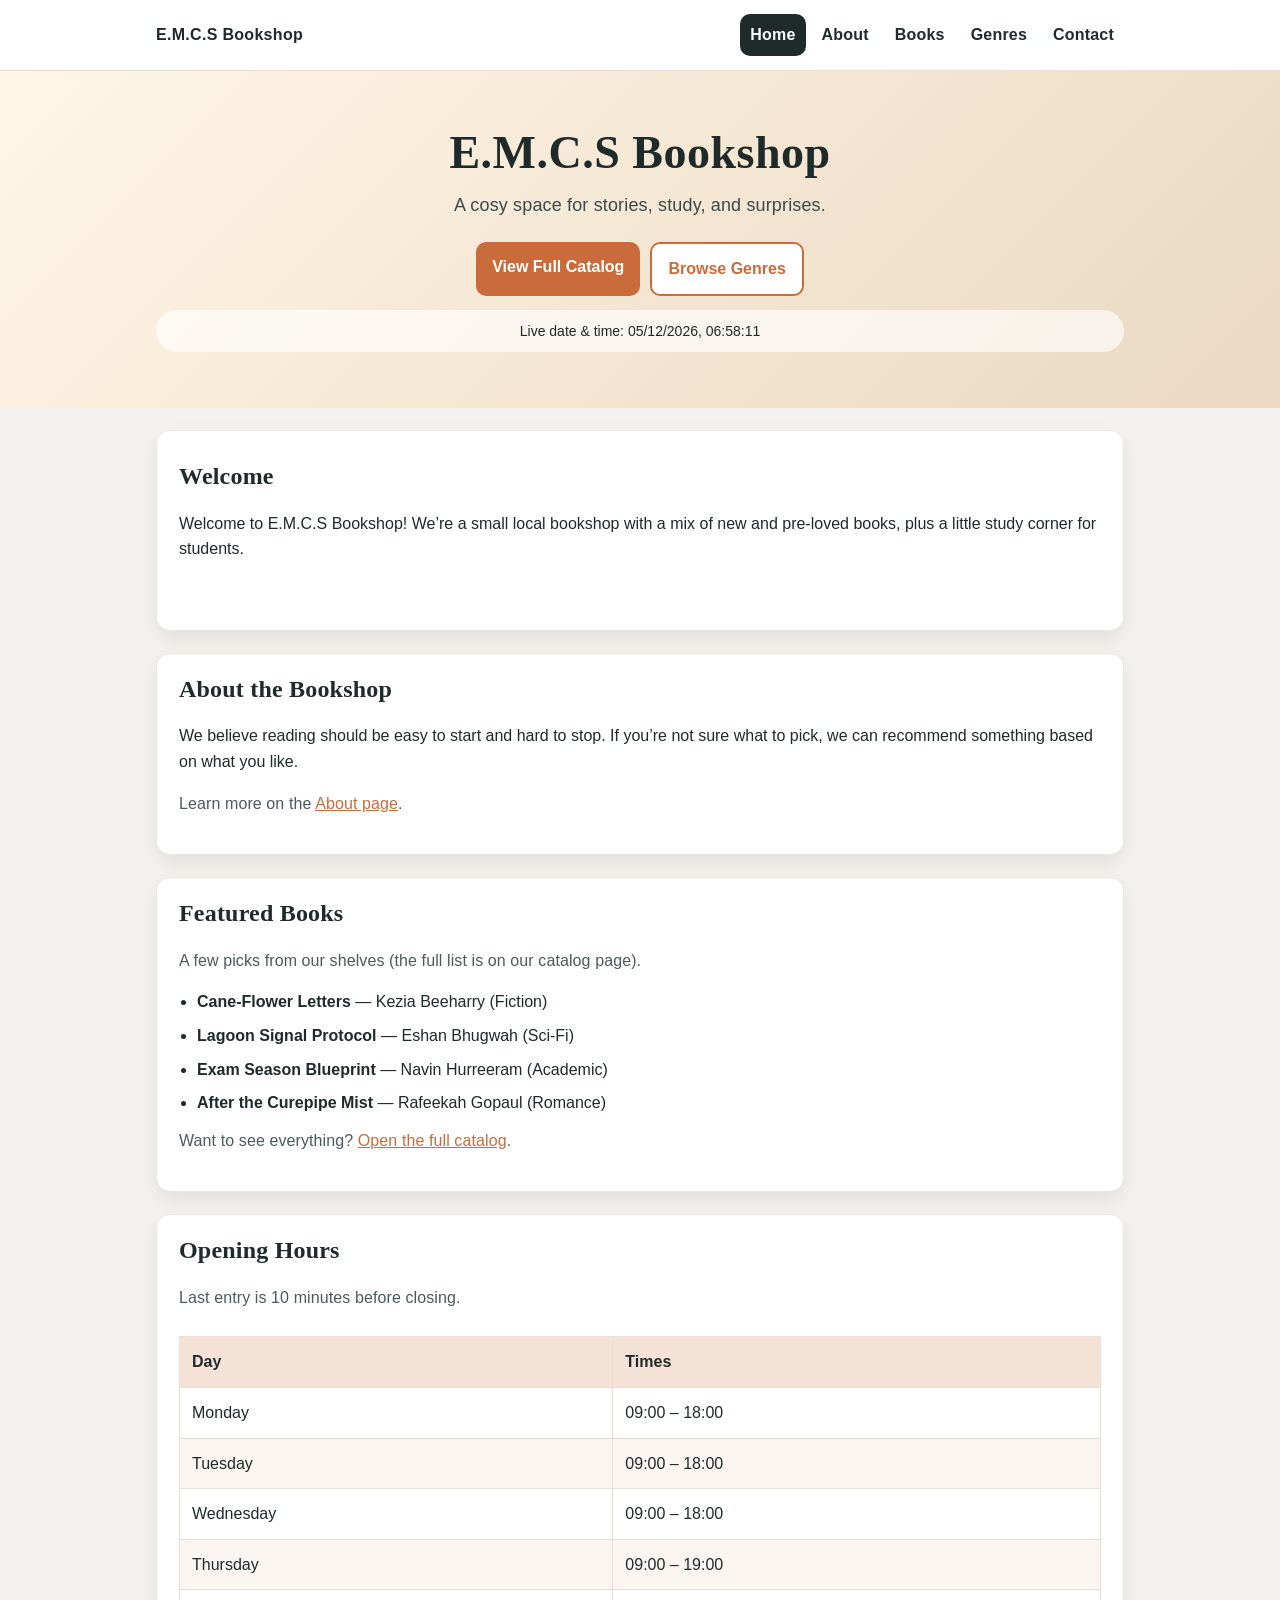
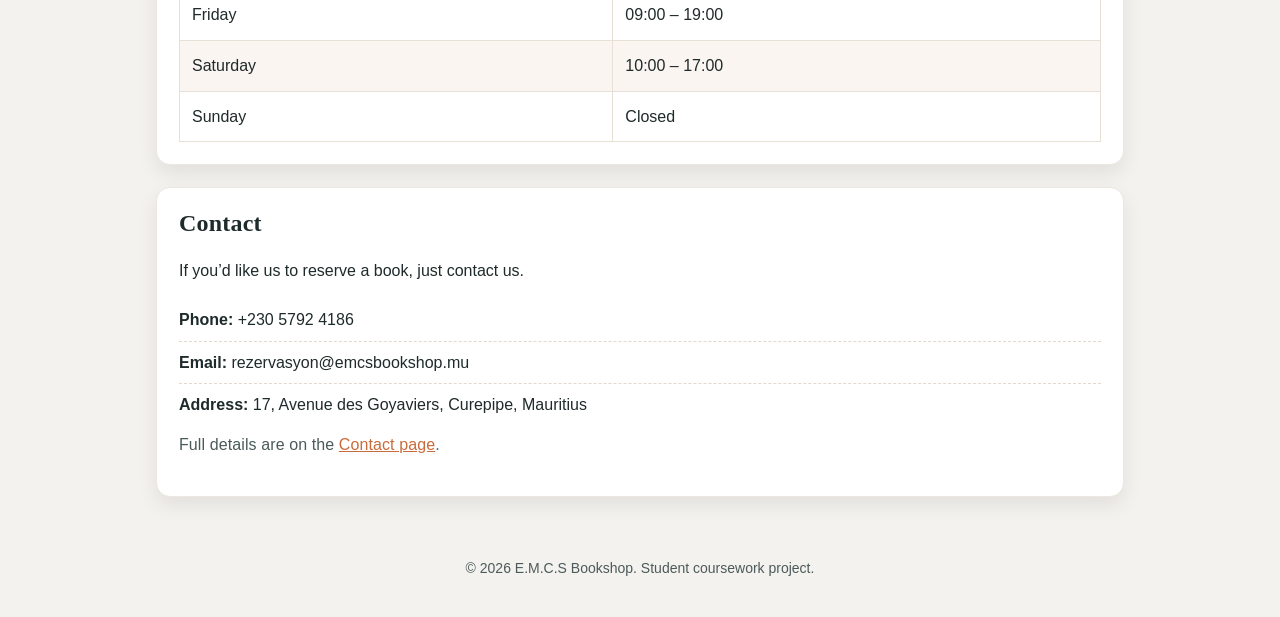
<file: index.html>
<!doctype html>
<html lang="en-MU">
  <head>
    <meta charset="UTF-8" />
    <meta name="viewport" content="width=device-width, initial-scale=1.0" />
    <title>E.M.C.S Bookshop | Home</title>
    <link rel="stylesheet" href="style.css" />
    <style>
      * {
        box-sizing: border-box;
      }

      body {
        margin: 0;
        font-family: Arial, Helvetica, sans-serif;
        background: #f4f2ee;
        color: #1f2a2a;
        line-height: 1.6;
      }

      h1,
      h2 {
        font-family: Georgia, "Times New Roman", serif;
      }

      a {
        color: #c96b3b;
      }

      a:hover {
        text-decoration: none;
      }

      .container {
        max-width: 1000px;
        margin: 0 auto;
        padding: 0 16px;
      }
    </style>
  </head>
  <body>
    <header class="site-header">
      <div class="container">
        <nav class="nav" aria-label="Main navigation">
          <a class="brand" href="index.html">E.M.C.S Bookshop</a>

          <ul class="nav-links">
            <li><a class="active" href="index.html">Home</a></li>
            <li><a href="about.html">About</a></li>
            <li><a href="books.html">Books</a></li>
            <li><a href="genres.html">Genres</a></li>
            <li><a href="contact.html">Contact</a></li>
          </ul>
        </nav>
      </div>
    </header>

    <div class="hero">
      <div class="container">
        <h1>E.M.C.S Bookshop</h1>
        <p class="tagline">A cosy space for stories, study, and surprises.</p>

        <div class="hero-actions">
          <div class="hero-buttons">
            <a class="btn" href="menu.xml">View Full Catalog</a>
            <a class="btn btn-outline" href="genres.html">Browse Genres</a>
          </div>
          <!-- inline css -->
          <p
            class="live-time"
            style="
              margin: 14px 0 0;
              padding: 10px 14px;
              border-radius: 999px;
              background: rgba(255, 255, 255, 0.65);
              font-size: 14px;
            "
          >
            Live date &amp; time:
            <span id="liveTime">Loading...</span>
          </p>
        </div>
      </div>
    </div>

    <main class="container">
      <section class="card" id="intro">
        <h2 style="padding-top: 10px">Welcome</h2>
        <!-- Inline CSS -->
        <p style="padding-bottom: 30px;">
          Welcome to E.M.C.S Bookshop! We’re a small local bookshop with a mix
          of new and pre-loved books, plus a little study corner for students.
        </p>
        <!-- <p class="section-note">Tip: click any section card to highlight it.</p> -->
      </section>

      <section class="card" id="about-preview">
        <h2>About the Bookshop</h2>
        <p>
          We believe reading should be easy to start and hard to stop. If you’re
          not sure what to pick, we can recommend something based on what you
          like.
        </p>
        <p class="section-note">
          Learn more on the <a href="about.html">About page</a>.
        </p>
      </section>

      <section class="card" id="featured">
        <h2>Featured Books</h2>
        <p class="section-note">
          A few picks from our shelves (the full list is on our catalog page).
        </p>
        <ul class="preview-list">
          <li>
            <strong>Cane‑Flower Letters</strong> — Kezia Beeharry (Fiction)
          </li>
          <li>
            <strong>Lagoon Signal Protocol</strong> — Eshan Bhugwah (Sci‑Fi)
          </li>
          <li>
            <strong>Exam Season Blueprint</strong> — Navin Hurreeram (Academic)
          </li>
          <li>
            <strong>After the Curepipe Mist</strong> — Rafeekah Gopaul (Romance)
          </li>
        </ul>

        <p class="section-note">
          Want to see everything? <a href="menu.xml">Open the full catalog</a>.
        </p>
      </section>

      <section class="card" id="hours">
        <h2>Opening Hours</h2>
        <p class="section-note">Last entry is 10 minutes before closing.</p>

        <div class="table-wrap">
          <table id="hoursTable">
            <thead>
              <tr>
                <th>Day</th>
                <th>Times</th>
              </tr>
            </thead>
            <tbody>
              <tr>
                <td>Monday</td>
                <td>09:00 – 18:00</td>
              </tr>
              <tr>
                <td>Tuesday</td>
                <td>09:00 – 18:00</td>
              </tr>
              <tr>
                <td>Wednesday</td>
                <td>09:00 – 18:00</td>
              </tr>
              <tr>
                <td>Thursday</td>
                <td>09:00 – 19:00</td>
              </tr>
              <tr>
                <td>Friday</td>
                <td>09:00 – 19:00</td>
              </tr>
              <tr>
                <td>Saturday</td>
                <td>10:00 – 17:00</td>
              </tr>
              <tr>
                <td>Sunday</td>
                <td>Closed</td>
              </tr>
            </tbody>
          </table>
        </div>
      </section>

      <section class="card" id="contact">
        <h2>Contact</h2>
        <p>If you’d like us to reserve a book, just contact us.</p>

        <ul class="contact-list">
          <li><strong>Phone:</strong> +230 5792 4186</li>
          <li><strong>Email:</strong> rezervasyon@emcsbookshop.mu</li>
          <li>
            <strong>Address:</strong> 17, Avenue des Goyaviers, Curepipe,
            Mauritius
          </li>
        </ul>

        <p class="section-note">
          Full details are on the <a href="contact.html">Contact page</a>.
        </p>
      </section>
    </main>

    <button
      id="backToTop"
      class="back-to-top"
      type="button"
      title="Back to top"
    >
      Back to top
    </button>

    <footer class="footer">
      <div class="container">
        <p>© 2026 E.M.C.S Bookshop. Student coursework project.</p>
      </div>
    </footer>

    <script src="script.js"></script>
  </body>
</html>
</file>
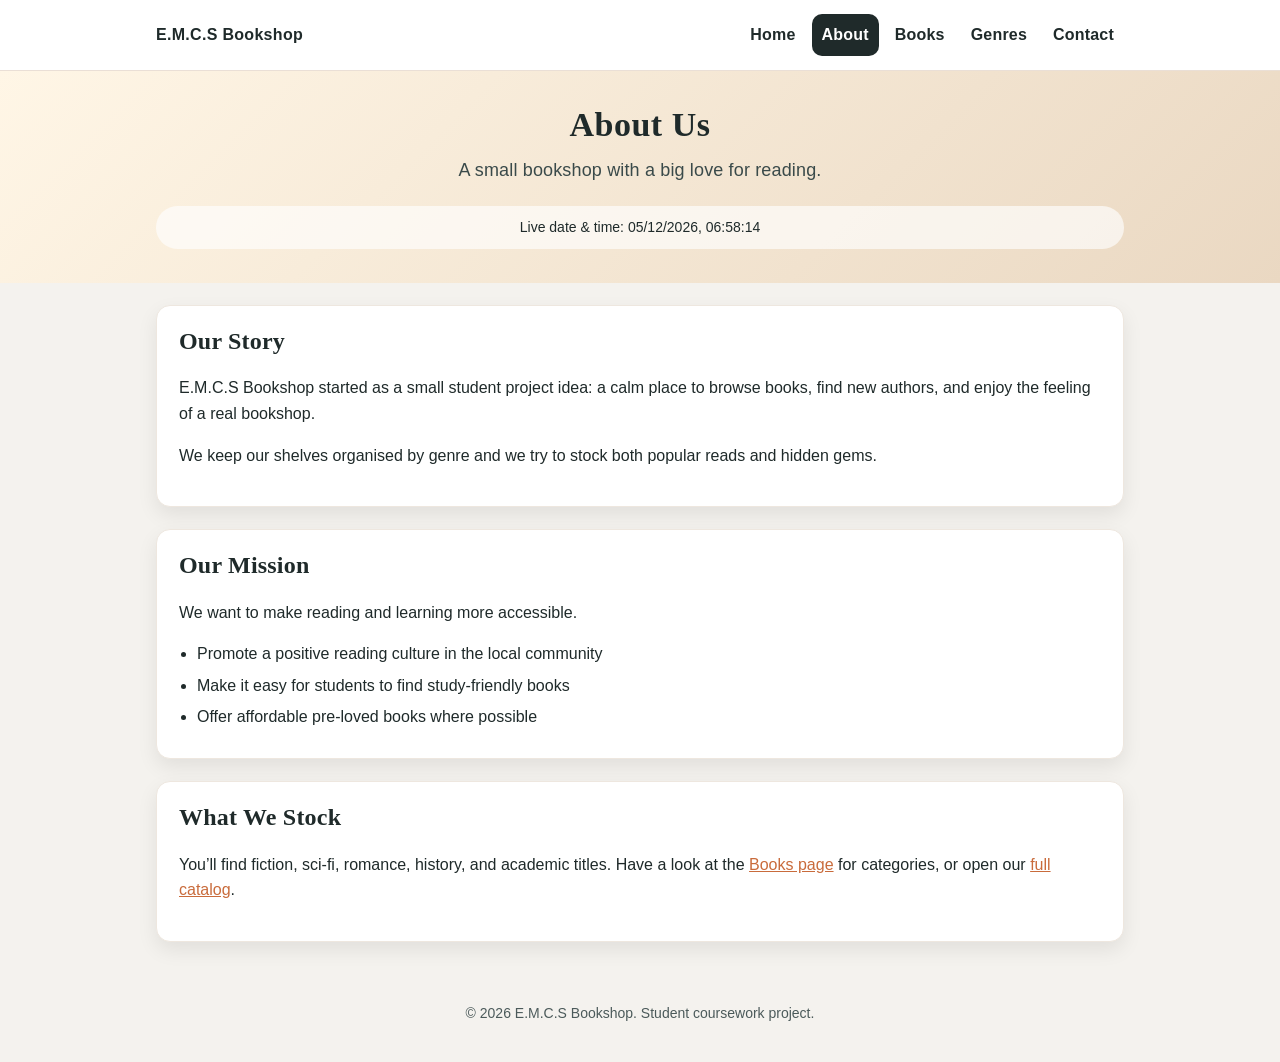
<file: about.html>
<!doctype html>
<html lang="en-MU">
  <head>
    <meta charset="UTF-8" />
    <meta name="viewport" content="width=device-width, initial-scale=1.0" />
    <title>E.M.C.S Bookshop | About</title>
    <link rel="stylesheet" href="style.css" />
    <style>
      * {
        box-sizing: border-box;
      }

      body {
        margin: 0;
        font-family: Arial, Helvetica, sans-serif;
        background: #f4f2ee;
        color: #1f2a2a;
        line-height: 1.6;
      }

      h1,
      h2 {
        font-family: Georgia, "Times New Roman", serif;
      }

      a {
        color: #c96b3b;
      }

      a:hover {
        text-decoration: none;
      }

      .container {
        max-width: 1000px;
        margin: 0 auto;
        padding: 0 16px;
      }
    </style>
  </head>
  <body>
    <header class="site-header">
      <div class="container">
        <nav class="nav" aria-label="Main navigation">
          <a class="brand" href="index.html">E.M.C.S Bookshop</a>

          <ul class="nav-links">
            <li><a href="index.html">Home</a></li>
            <li><a class="active" href="about.html">About</a></li>
            <li><a href="books.html">Books</a></li>
            <li><a href="genres.html">Genres</a></li>
            <li><a href="contact.html">Contact</a></li>
          </ul>
        </nav>
      </div>
    </header>

    <div class="hero hero-small">
      <div class="container">
        <h1>About Us</h1>
        <p class="tagline">A small bookshop with a big love for reading.</p>
        <p
          class="live-time"
          style="
            margin: 14px 0 0;
            padding: 10px 14px;
            border-radius: 999px;
            background: rgba(255, 255, 255, 0.65);
            font-size: 14px;
          "
        >
          Live date &amp; time:
          <span id="liveTime">Loading...</span>
        </p>
      </div>
    </div>

    <main class="container">
      <section class="card">
        <h2>Our Story</h2>
        <p>
          E.M.C.S Bookshop started as a small student project idea: a calm place
          to browse books, find new authors, and enjoy the feeling of a real
          bookshop.
        </p>
        <p>
          We keep our shelves organised by genre and we try to stock both
          popular reads and hidden gems.
        </p>
      </section>

      <section class="card">
        <h2>Our Mission</h2>
        <p>We want to make reading and learning more accessible.</p>
        <ul class="simple-list">
          <li>Promote a positive reading culture in the local community</li>
          <li>Make it easy for students to find study-friendly books</li>
          <li>Offer affordable pre-loved books where possible</li>
        </ul>
      </section>

      <section class="card">
        <h2>What We Stock</h2>
        <p>
          You’ll find fiction, sci‑fi, romance, history, and academic titles.
          Have a look at the <a href="books.html">Books page</a> for categories,
          or open our <a href="menu.xml">full catalog</a>.
        </p>
      </section>
    </main>

    <button
      id="backToTop"
      class="back-to-top"
      type="button"
      title="Back to top"
    >
      Back to top
    </button>

    <footer class="footer">
      <div class="container">
        <p>© 2026 E.M.C.S Bookshop. Student coursework project.</p>
      </div>
    </footer>

    <script src="script.js"></script>
  </body>
</html>
</file>
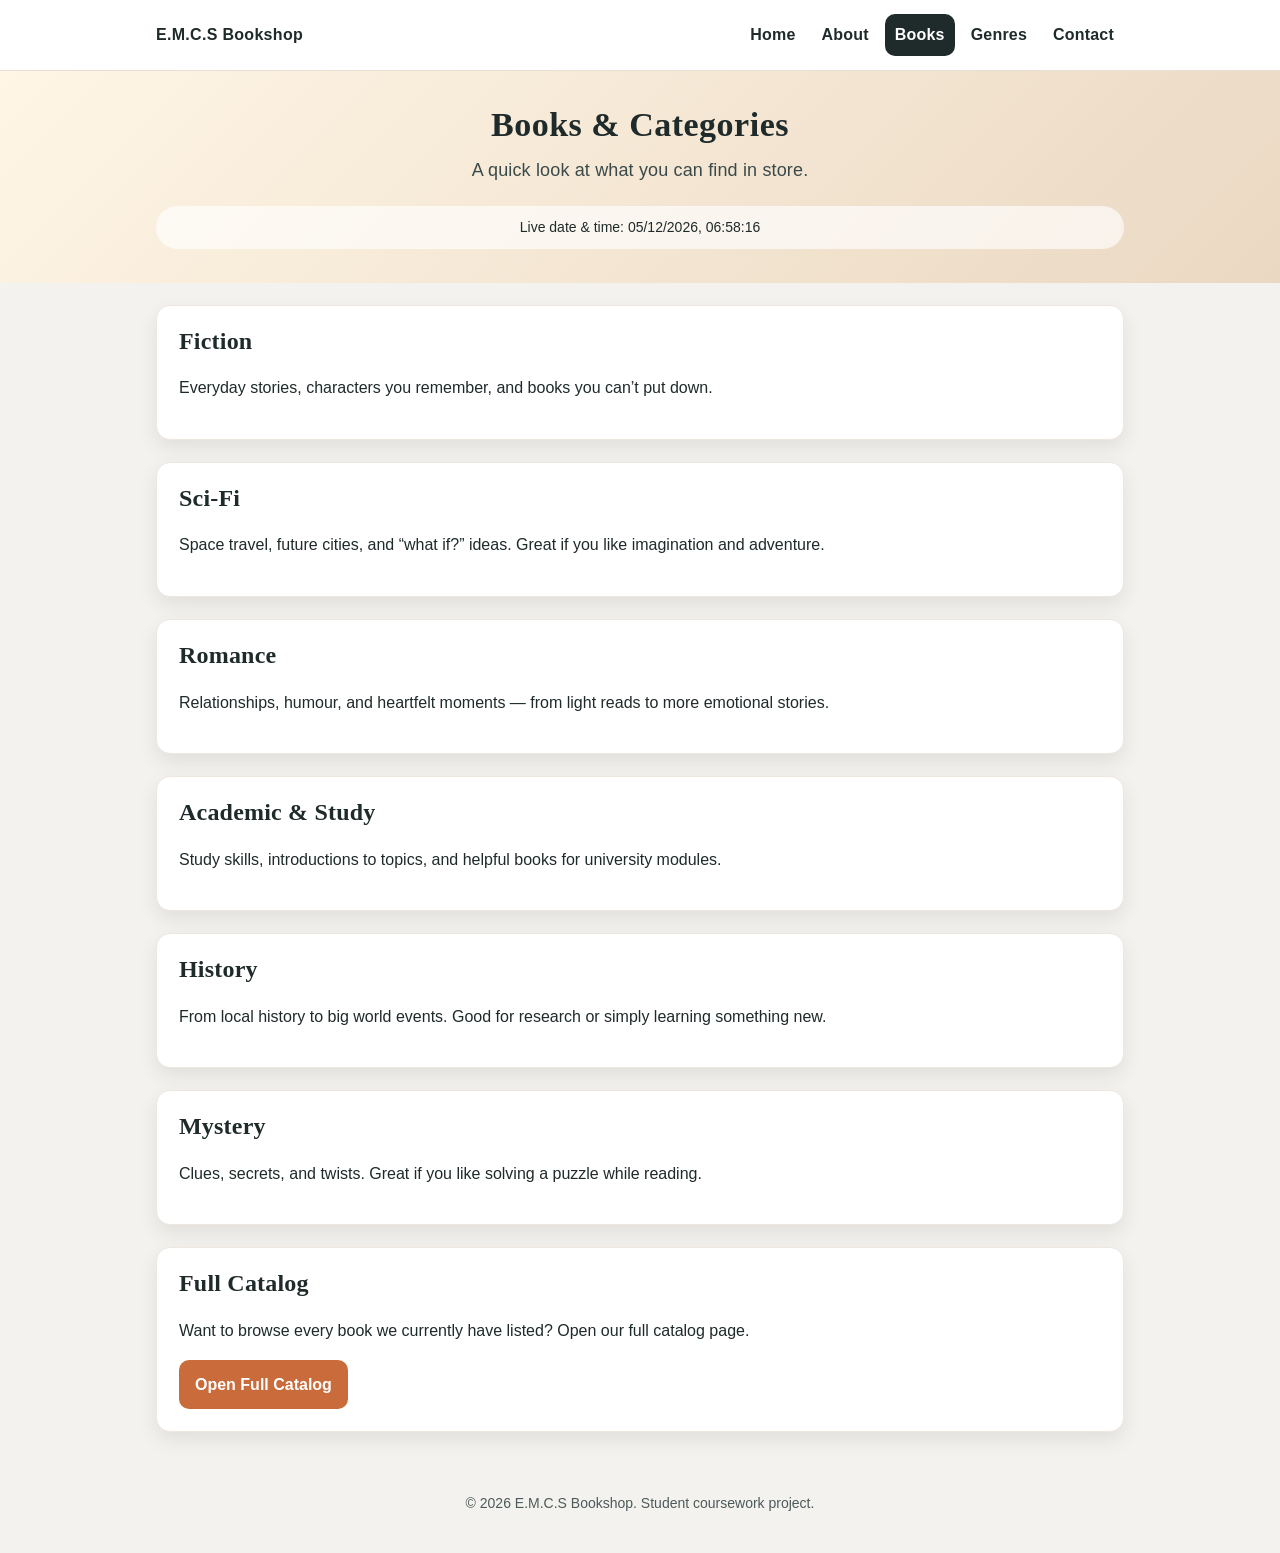
<file: books.html>
<!doctype html>
<html lang="en-MU">
  <head>
    <meta charset="UTF-8" />
    <meta name="viewport" content="width=device-width, initial-scale=1.0" />
    <title>E.M.C.S Bookshop | Books</title>
    <link rel="stylesheet" href="style.css" />
    <style>
      * {
        box-sizing: border-box;
      }

      body {
        margin: 0;
        font-family: Arial, Helvetica, sans-serif;
        background: #f4f2ee;
        color: #1f2a2a;
        line-height: 1.6;
      }

      h1,
      h2 {
        font-family: Georgia, "Times New Roman", serif;
      }

      a {
        color: #c96b3b;
      }

      a:hover {
        text-decoration: none;
      }

      .container {
        max-width: 1000px;
        margin: 0 auto;
        padding: 0 16px;
      }
    </style>
  </head>
  <body>
    <header class="site-header">
      <div class="container">
        <nav class="nav" aria-label="Main navigation">
          <a class="brand" href="index.html">E.M.C.S Bookshop</a>

          <ul class="nav-links">
            <li><a href="index.html">Home</a></li>
            <li><a href="about.html">About</a></li>
            <li><a class="active" href="books.html">Books</a></li>
            <li><a href="genres.html">Genres</a></li>
            <li><a href="contact.html">Contact</a></li>
          </ul>
        </nav>
      </div>
    </header>

    <div class="hero hero-small">
      <div class="container">
        <h1>Books &amp; Categories</h1>
        <p class="tagline">A quick look at what you can find in store.</p>
        <p
          class="live-time"
          style="
            margin: 14px 0 0;
            padding: 10px 14px;
            border-radius: 999px;
            background: rgba(255, 255, 255, 0.65);
            font-size: 14px;
          "
        >
          Live date &amp; time:
          <span id="liveTime">Loading...</span>
        </p>
      </div>
    </div>

    <main class="container">
      <section class="card">
        <h2>Fiction</h2>
        <p>
          Everyday stories, characters you remember, and books you can’t put
          down.
        </p>
      </section>

      <section class="card">
        <h2>Sci‑Fi</h2>
        <p>
          Space travel, future cities, and “what if?” ideas. Great if you like
          imagination and adventure.
        </p>
      </section>

      <section class="card">
        <h2>Romance</h2>
        <p>
          Relationships, humour, and heartfelt moments — from light reads to
          more emotional stories.
        </p>
      </section>

      <section class="card">
        <h2>Academic &amp; Study</h2>
        <p>
          Study skills, introductions to topics, and helpful books for
          university modules.
        </p>
      </section>

      <section class="card">
        <h2>History</h2>
        <p>
          From local history to big world events. Good for research or simply
          learning something new.
        </p>
      </section>

      <section class="card">
        <h2>Mystery</h2>
        <p>
          Clues, secrets, and twists. Great if you like solving a puzzle while
          reading.
        </p>
      </section>

      <section class="card">
        <h2>Full Catalog</h2>
        <p>
          Want to browse every book we currently have listed? Open our full
          catalog page.
        </p>
        <a class="btn" href="menu.xml">Open Full Catalog</a>
      </section>
    </main>

    <button
      id="backToTop"
      class="back-to-top"
      type="button"
      title="Back to top"
    >
      Back to top
    </button>

    <footer class="footer">
      <div class="container">
        <p>© 2026 E.M.C.S Bookshop. Student coursework project.</p>
      </div>
    </footer>

    <script src="script.js"></script>
  </body>
</html>
</file>
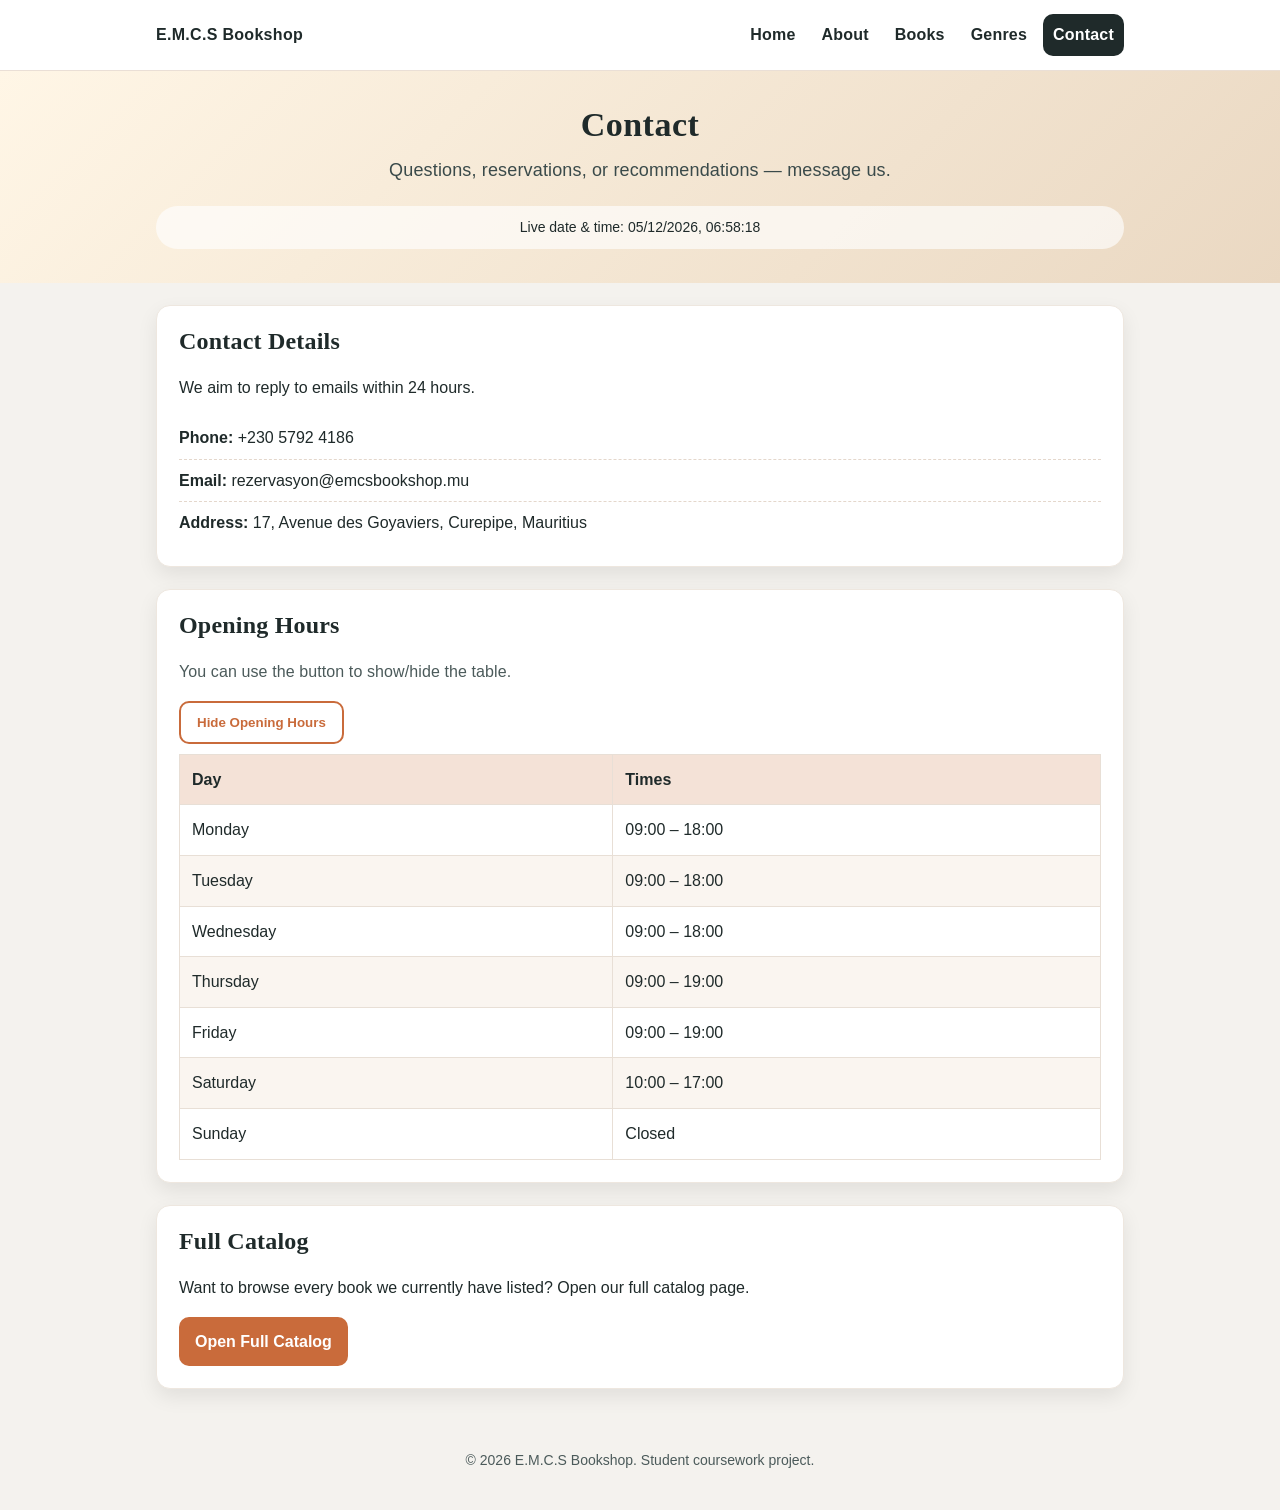
<file: contact.html>
<!doctype html>
<html lang="en-MU">
  <head>
    <meta charset="UTF-8" />
    <meta name="viewport" content="width=device-width, initial-scale=1.0" />
    <title>E.M.C.S Bookshop | Contact</title>
    <link rel="stylesheet" href="style.css" />
    <style>
      * {
        box-sizing: border-box;
      }

      body {
        margin: 0;
        font-family: Arial, Helvetica, sans-serif;
        background: #f4f2ee;
        color: #1f2a2a;
        line-height: 1.6;
      }

      h1,
      h2 {
        font-family: Georgia, "Times New Roman", serif;
      }

      a {
        color: #c96b3b;
      }

      a:hover {
        text-decoration: none;
      }

      .container {
        max-width: 1000px;
        margin: 0 auto;
        padding: 0 16px;
      }
    </style>
  </head>
  <body>
    <header class="site-header">
      <div class="container">
        <nav class="nav" aria-label="Main navigation">
          <a class="brand" href="index.html">E.M.C.S Bookshop</a>

          <ul class="nav-links">
            <li><a href="index.html">Home</a></li>
            <li><a href="about.html">About</a></li>
            <li><a href="books.html">Books</a></li>
            <li><a href="genres.html">Genres</a></li>
            <li><a class="active" href="contact.html">Contact</a></li>
          </ul>
        </nav>
      </div>
    </header>

    <div class="hero hero-small">
      <div class="container">
        <h1>Contact</h1>
        <p class="tagline">
          Questions, reservations, or recommendations — message us.
        </p>
        <p
          class="live-time"
          style="
            margin: 14px 0 0;
            padding: 10px 14px;
            border-radius: 999px;
            background: rgba(255, 255, 255, 0.65);
            font-size: 14px;
          "
        >
          Live date &amp; time:
          <span id="liveTime">Loading...</span>
        </p>
      </div>
    </div>

    <main class="container">
      <section class="card">
        <h2>Contact Details</h2>
        <p>We aim to reply to emails within 24 hours.</p>

        <ul class="contact-list">
          <li><strong>Phone:</strong> +230 5792 4186</li>
          <li><strong>Email:</strong> rezervasyon@emcsbookshop.mu</li>
          <li>
            <strong>Address:</strong> 17, Avenue des Goyaviers, Curepipe,
            Mauritius
          </li>
        </ul>
      </section>

      <section class="card">
        <h2>Opening Hours</h2>
        <p class="section-note">
          You can use the button to show/hide the table.
        </p>

        <div class="button-row">
          <button class="btn btn-outline" id="toggleHoursBtn" type="button">
            Show/Hide Opening Hours
          </button>
        </div>

        <div class="table-wrap">
          <table id="hoursTable">
            <thead>
              <tr>
                <th>Day</th>
                <th>Times</th>
              </tr>
            </thead>
            <tbody>
              <tr>
                <td>Monday</td>
                <td>09:00 – 18:00</td>
              </tr>
              <tr>
                <td>Tuesday</td>
                <td>09:00 – 18:00</td>
              </tr>
              <tr>
                <td>Wednesday</td>
                <td>09:00 – 18:00</td>
              </tr>
              <tr>
                <td>Thursday</td>
                <td>09:00 – 19:00</td>
              </tr>
              <tr>
                <td>Friday</td>
                <td>09:00 – 19:00</td>
              </tr>
              <tr>
                <td>Saturday</td>
                <td>10:00 – 17:00</td>
              </tr>
              <tr>
                <td>Sunday</td>
                <td>Closed</td>
              </tr>
            </tbody>
          </table>
        </div>
      </section>

      <section class="card">
        <h2>Full Catalog</h2>
        <p>
          Want to browse every book we currently have listed? Open our full
          catalog page.
        </p>
        <a class="btn" href="menu.xml">Open Full Catalog</a>
      </section>
    </main>

    <button
      id="backToTop"
      class="back-to-top"
      type="button"
      title="Back to top"
    >
      Back to top
    </button>

    <footer class="footer">
      <div class="container">
        <p>© 2026 E.M.C.S Bookshop. Student coursework project.</p>
      </div>
    </footer>

    <script src="script.js"></script>
  </body>
</html>
</file>
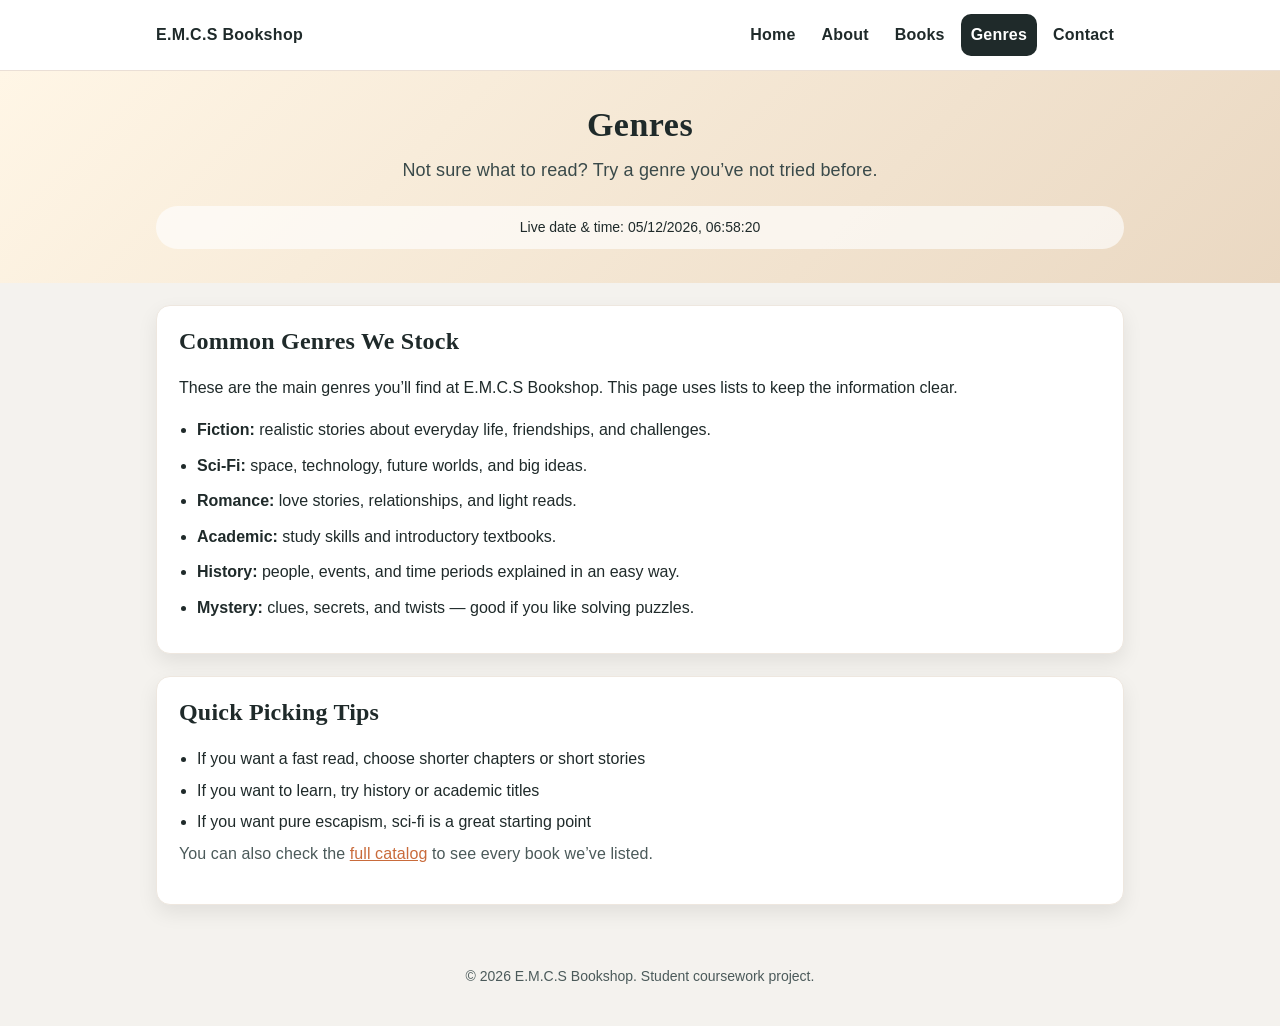
<file: genres.html>
<!doctype html>
<html lang="en-MU">
  <head>
    <meta charset="UTF-8" />
    <meta name="viewport" content="width=device-width, initial-scale=1.0" />
    <title>E.M.C.S Bookshop | Genres</title>
    <link rel="stylesheet" href="style.css" />
    <style>
      * {
        box-sizing: border-box;
      }

      body {
        margin: 0;
        font-family: Arial, Helvetica, sans-serif;
        background: #f4f2ee;
        color: #1f2a2a;
        line-height: 1.6;
      }

      h1,
      h2 {
        font-family: Georgia, "Times New Roman", serif;
      }

      a {
        color: #c96b3b;
      }

      a:hover {
        text-decoration: none;
      }

      .container {
        max-width: 1000px;
        margin: 0 auto;
        padding: 0 16px;
      }
    </style>
  </head>
  <body>
    <header class="site-header">
      <div class="container">
        <nav class="nav" aria-label="Main navigation">
          <a class="brand" href="index.html">E.M.C.S Bookshop</a>

          <ul class="nav-links">
            <li><a href="index.html">Home</a></li>
            <li><a href="about.html">About</a></li>
            <li><a href="books.html">Books</a></li>
            <li><a class="active" href="genres.html">Genres</a></li>
            <li><a href="contact.html">Contact</a></li>
          </ul>
        </nav>
      </div>
    </header>

    <div class="hero hero-small">
      <div class="container">
        <h1>Genres</h1>
        <p class="tagline">
          Not sure what to read? Try a genre you’ve not tried before.
        </p>
        <p
          class="live-time"
          style="
            margin: 14px 0 0;
            padding: 10px 14px;
            border-radius: 999px;
            background: rgba(255, 255, 255, 0.65);
            font-size: 14px;
          "
        >
          Live date &amp; time:
          <span id="liveTime">Loading...</span>
        </p>
      </div>
    </div>

    <main class="container">
      <section class="card">
        <h2>Common Genres We Stock</h2>
        <p>
          These are the main genres you’ll find at E.M.C.S Bookshop. This page
          uses lists to keep the information clear.
        </p>

        <ul class="genre-bullets">
          <li>
            <strong>Fiction:</strong> realistic stories about everyday life,
            friendships, and challenges.
          </li>
          <li>
            <strong>Sci‑Fi:</strong> space, technology, future worlds, and big
            ideas.
          </li>
          <li>
            <strong>Romance:</strong> love stories, relationships, and light
            reads.
          </li>
          <li>
            <strong>Academic:</strong> study skills and introductory textbooks.
          </li>
          <li>
            <strong>History:</strong> people, events, and time periods explained
            in an easy way.
          </li>
          <li>
            <strong>Mystery:</strong> clues, secrets, and twists — good if you
            like solving puzzles.
          </li>
        </ul>
      </section>

      <section class="card">
        <h2>Quick Picking Tips</h2>
        <ul class="simple-list">
          <li>
            If you want a fast read, choose shorter chapters or short stories
          </li>
          <li>If you want to learn, try history or academic titles</li>
          <li>If you want pure escapism, sci‑fi is a great starting point</li>
        </ul>

        <p class="section-note">
          You can also check the <a href="menu.xml">full catalog</a> to see
          every book we’ve listed.
        </p>
      </section>
    </main>

    <button
      id="backToTop"
      class="back-to-top"
      type="button"
      title="Back to top"
    >
      Back to top
    </button>

    <footer class="footer">
      <div class="container">
        <p>© 2026 E.M.C.S Bookshop. Student coursework project.</p>
      </div>
    </footer>

    <script src="script.js"></script>
  </body>
</html>
</file>
<file: style.css>
/*
  style.css
  Simple, student-friendly styling for the coursework website.
*/

* {
  box-sizing: border-box;
}

body {
  margin: 0;
  font-family: Arial, Helvetica, sans-serif;
  background: #f4f2ee;
  color: #1f2a2a;
  line-height: 1.6;
  text-rendering: optimizeLegibility;
  -webkit-font-smoothing: antialiased;
  -moz-osx-font-smoothing: grayscale;
}

h1,
h2 {
  font-family: Georgia, "Times New Roman", serif;
  font-weight: 700;
  line-height: 1.15;
  letter-spacing: 0.35px;
}

a {
  color: #c96b3b;
}

a:hover {
  text-decoration: none;
}

.container {
  max-width: 1000px;
  margin: 0 auto;
  padding: 0 16px;
}

/* HEADER + NAVIGATION */
.site-header {
  position: sticky;
  top: 0;
  z-index: 1000;
  background: #ffffff;
  border-bottom: 1px solid #eadfd6;
}

/* Sticky navbar for the XML catalog page (menu.xml via menu.xsl) */
.topbar {
  position: sticky;
  top: 0;
  z-index: 1000;
}

.nav {
  display: flex;
  align-items: center;
  justify-content: space-between;
  gap: 16px;
  padding: 14px 0;
}

.brand {
  font-weight: bold;
  text-decoration: none;
  color: #1f2a2a;
  letter-spacing: 0.3px;
}

.nav-links {
  list-style: none;
  padding: 0;
  margin: 0;
  display: flex;
  flex-wrap: wrap;
  gap: 6px;
  justify-content: center;
}

.nav-links a {
  display: block;
  padding: 8px 10px;
  border-radius: 10px;
  text-decoration: none;
  color: #1f2a2a;
  font-weight: 600;
  letter-spacing: 0.2px;
  transition:
    background 0.2s ease,
    color 0.2s ease;
}

.nav-links a:hover {
  background: #f1e6db;
}

.nav-links a.active {
  background: #1f2a2a;
  color: #ffffff;
  font-weight: 700;
}

.top-links a {
  font-weight: 600;
  letter-spacing: 0.2px;
}

/* HERO */
.hero {
  padding: 56px 0;
  text-align: center;
  background: linear-gradient(135deg, #fff6e6, #ead8c2);
}

.hero h1 {
  margin: 0;
  font-size: 46px;
  letter-spacing: 0.5px;
}

.hero.hero-small {
  padding: 34px 0;
}

.hero.hero-small h1 {
  font-size: 34px;
}

.tagline {
  max-width: 560px;
  margin: 12px auto 22px;
  font-size: 18px;
  color: #3a4a4a;
  letter-spacing: 0.15px;
}

.hero-actions {
  margin-top: 10px;
}

.hero-buttons {
  display: flex;
  flex-wrap: wrap;
  gap: 10px;
  justify-content: center;
}

.live-time {
  margin: 14px 0 0;
  padding: 10px 14px;
  border-radius: 999px;
  background: rgba(255, 255, 255, 0.65);
  font-size: 14px;
}

/* CARDS / SECTIONS */
.card {
  background: #ffffff;
  border-radius: 14px;
  padding: 22px;
  margin: 22px 0;
  border: 1px solid #eee7df;
  box-shadow: 0 8px 20px rgba(0, 0, 0, 0.08);
  transition:
    transform 0.15s ease,
    box-shadow 0.15s ease;
}

.card-highlight {
  border-color: #c96b3b;
  box-shadow: 0 10px 24px rgba(201, 107, 59, 0.18);
}

.card:hover {
  transform: translateY(-2px);
  box-shadow: 0 10px 24px rgba(0, 0, 0, 0.1);
  cursor: pointer;
}

.card h2 {
  margin-top: 0;
  font-size: 24px;
  letter-spacing: 0.2px;
}

.section-note {
  margin-top: 6px;
  color: #4b5a5a;
  letter-spacing: 0.1px;
}

/* MENU PREVIEW LIST */
.preview-list {
  margin: 12px 0;
  padding-left: 18px;
}

.preview-list li {
  margin: 8px 0;
}

/* SIMPLE LISTS (used on About/Genres pages) */
.simple-list {
  margin: 10px 0 0;
  padding-left: 18px;
}

.simple-list li {
  margin: 6px 0;
}

.genre-bullets {
  margin: 12px 0 0;
  padding-left: 18px;
}

.genre-bullets li {
  margin: 10px 0;
}

/* CONTACT */
.contact-list {
  list-style: none;
  padding: 0;
  margin: 10px 0 0;
}

.contact-list li {
  padding: 8px 0;
  border-bottom: 1px dashed #e4d7cc;
}

.contact-list li:last-child {
  border-bottom: none;
}

/* BUTTONS */
.btn {
  display: inline-block;
  padding: 12px 16px;
  border: none;
  border-radius: 10px;
  background: #c96b3b;
  color: #ffffff;
  font-weight: bold;
  cursor: pointer;
  text-decoration: none;
  transition:
    background 0.2s ease,
    transform 0.1s ease;
}

.btn:hover {
  background: #b55f33;
}

.btn:active {
  transform: translateY(1px);
}

.btn-outline {
  background: #ffffff;
  color: #c96b3b;
  border: 2px solid #c96b3b;
}

.btn-outline:hover {
  background: #fff3ea;
}

.button-row {
  display: flex;
  flex-wrap: wrap;
  gap: 10px;
  margin-top: 12px;
}

/* TABLE */
.table-wrap {
  overflow-x: auto;
}

table {
  width: 100%;
  border-collapse: collapse;
  margin-top: 10px;
}

thead th {
  background: #f4e2d7;
}

th,
td {
  border: 1px solid #e8dfd6;
  padding: 12px;
  text-align: left;
}

tbody tr:nth-child(even) {
  background: #faf5f0;
}

tbody tr:hover {
  background: #f1e6db;
}

/* FOOTER */
.footer {
  padding: 24px 0;
  text-align: center;
  color: #4b5a5a;
  font-size: 14px;
}

/* BACK TO TOP BUTTON */
.back-to-top {
  position: fixed;
  right: 18px;
  bottom: 18px;
  padding: 12px 14px;
  border-radius: 999px;
  border: none;
  background: #1f2a2a;
  color: #ffffff;
  cursor: pointer;
  display: none; /* JS will show it when scrolling */
  box-shadow: 0 8px 16px rgba(0, 0, 0, 0.2);
}

.back-to-top:hover {
  background: #2d3a3a;
}

/* Small screen tweaks */
@media (max-width: 520px) {
  .hero h1 {
    font-size: 38px;
  }
}
</file>
